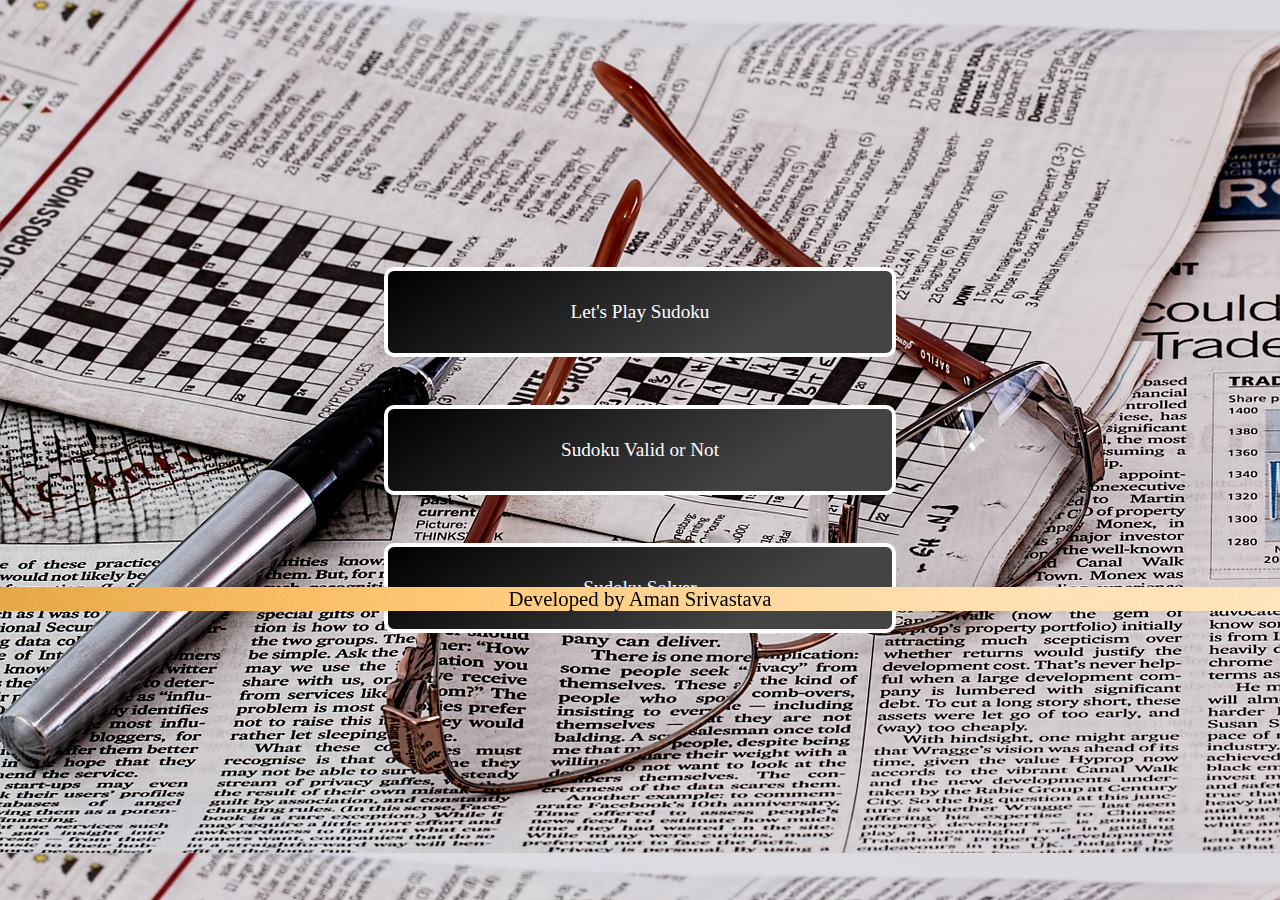
<file: index.html>
<!DOCTYPE html>
<html lang="en">
<head>
    <meta charset="UTF-8">
    <meta http-equiv="X-UA-Compatible" content="IE=edge">
    <meta name="viewport" content="width=device-width, initial-scale=1.0">
    <title>Sudoku</title>
    <link rel="stylesheet" href="./style.css">
</head>
<body>
    <div class="conatiner">
        <div class="opt-area">
            <div class="play-sudoku opt" >Let's Play Sudoku</div>
            <div class="valid-sudoku opt">Sudoku Valid or Not</div>
            <div class="solve-sudoku opt">Sudoku Solver</div>
            <a id="me" href="https://www.linkedin.com/in/aman5757/">Developed by Aman Srivastava</a>
        </div>
    </div>
    <script src="./script.js"></script>
</body>
</html>
</file>
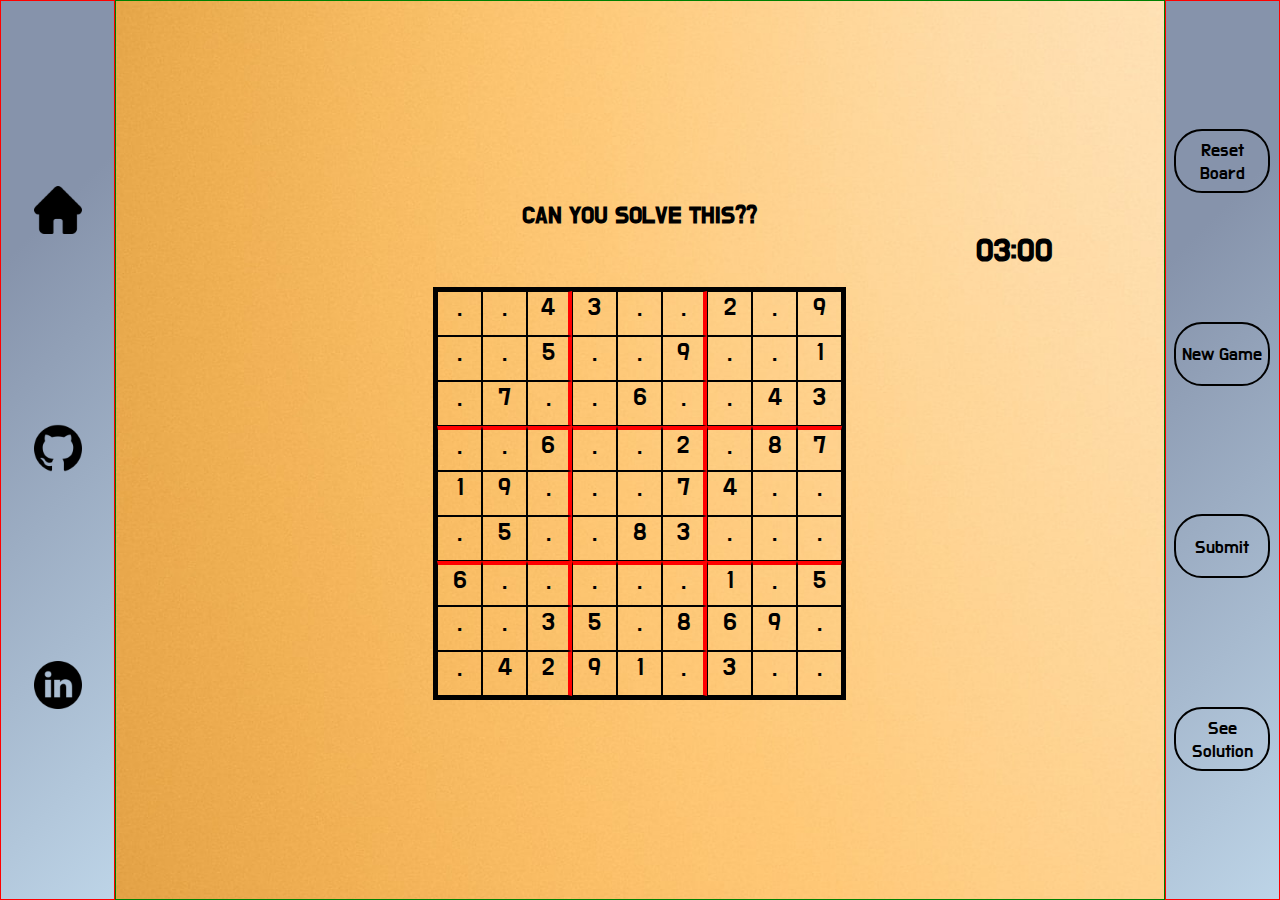
<file: play.html>
<!DOCTYPE html>
<html lang="en">
<head>
    <meta charset="UTF-8">
    <meta http-equiv="X-UA-Compatible" content="IE=edge">
    <meta name="viewport" content="width=device-width, initial-scale=1.0">
    <title>Sudoku Game</title>
    <link rel="stylesheet" href="./playcss.css">
    <link rel="preconnect" href="https://fonts.gstatic.com">
    <link href="https://fonts.googleapis.com/css2?family=Do+Hyeon&display=swap" rel="stylesheet">
</head>
<body>
    <div class="play-container">
        <div class="tools">
            <div class="options" id="home">
                <img src="./home.png" alt="">
            </div>
            <div class="options" id="github">
                <img src="./github.png" alt="">
            </div>
            <div class="options" id="linkedin">
                <img src="./linkedin.png" alt="">
            </div>
        </div>
        <div class="play-area">
            <h2>CAN YOU SOLVE THIS??</h2>
            <div class="timer">
                <h1>00:00</h1>
            </div>
            <div class="boxes">
                <div class="col">
                    <div class="cell" r="0" c="0" contentEditable='true'>.</div>
                    <div class="cell" r="1" c="0" contentEditable='true'>.</div>
                    <div class="cell" r="2" c="0" contentEditable='true'>.</div>
                    <div class="cell redBB" r="3" c="0" contentEditable='true'>.</div>
                    <div class="cell" r="4" c="0" contentEditable='true'>.</div>
                    <div class="cell" r="5" c="0" contentEditable='true'>.</div>
                    <div class="cell redBB" r="6" c="0" contentEditable='true'>.</div>
                    <div class="cell" r="7" c="0" contentEditable='true'>.</div>
                    <div class="cell" r="8" c="0" contentEditable='true'>.</div>
                </div>
                <div class="col">
                    <div class="cell" r="0" c="1" contentEditable='true'>.</div>
                    <div class="cell" r="1" c="1" contentEditable='true'>.</div>
                    <div class="cell" r="2" c="1" contentEditable='true'>.</div>
                    <div class="cell redBB" r="3" c="1" contentEditable='true'>.</div>
                    <div class="cell" r="4" c="1" contentEditable='true'>.</div>
                    <div class="cell" r="5" c="1" contentEditable='true'>.</div>
                    <div class="cell redBB" r="6" c="1" contentEditable='true'>.</div>
                    <div class="cell" r="7" c="1" contentEditable='true'>.</div>
                    <div class="cell" r="8" c="1" contentEditable='true'>.</div>
                </div>
                <div class="col">
                    <div class="cell redB" r="0" c="2" contentEditable='true'>.</div>
                    <div class="cell redB" r="1" c="2" contentEditable='true'>.</div>
                    <div class="cell redB" r="2" c="2" contentEditable='true'>.</div>
                    <div class="cell redB redBB" r="3" c="2" contentEditable='true'>.</div>
                    <div class="cell redB" r="4" c="2" contentEditable='true'>.</div>
                    <div class="cell redB" r="5" c="2" contentEditable='true'>.</div>
                    <div class="cell redB redBB" r="6" c="2" contentEditable='true'>.</div>
                    <div class="cell redB" r="7" c="2" contentEditable='true'>.</div>
                    <div class="cell redB" r="8" c="2" contentEditable='true'>.</div>
                </div>
                <div class="col">
                    <div class="cell" r="0" c="3" contentEditable='true'>.</div>
                    <div class="cell" r="1" c="3" contentEditable='true'>.</div>
                    <div class="cell" r="2" c="3" contentEditable='true'>.</div>
                    <div class="cell redBB" r="3" c="3" contentEditable='true'>.</div>
                    <div class="cell" r="4" c="3" contentEditable='true'>.</div>
                    <div class="cell" r="5" c="3" contentEditable='true'>.</div>
                    <div class="cell redBB" r="6" c="3" contentEditable='true'>.</div>
                    <div class="cell" r="7" c="3" contentEditable='true'>.</div>
                    <div class="cell" r="8" c="3" contentEditable='true'>.</div>
                </div>
                <div class="col">
                    <div class="cell" r="0" c="4" contentEditable='true'>.</div>
                    <div class="cell" r="1" c="4" contentEditable='true'>.</div>
                    <div class="cell" r="2" c="4" contentEditable='true'>.</div>
                    <div class="cell redBB" r="3" c="4" contentEditable='true'>.</div>
                    <div class="cell" r="4" c="4" contentEditable='true'>.</div>
                    <div class="cell" r="5" c="4" contentEditable='true'>.</div>
                    <div class="cell redBB" r="6" c="4" contentEditable='true'>.</div>
                    <div class="cell" r="7" c="4" contentEditable='true'>.</div>
                    <div class="cell" r="8" c="4" contentEditable='true'>.</div>
                </div>
                <div class="col">
                    <div class="cell redB" r="0" c="5" contentEditable='true'>.</div>
                    <div class="cell redB" r="1" c="5" contentEditable='true'>.</div>
                    <div class="cell redB" r="2" c="5" contentEditable='true'>.</div>
                    <div class="cell redBB redB" r="3" c="5" contentEditable='true'>.</div>
                    <div class="cell redB" r="4" c="5" contentEditable='true'>.</div>
                    <div class="cell redB" r="5" c="5" contentEditable='true'>.</div>
                    <div class="cell redB redBB" r="6" c="5" contentEditable='true'>.</div>
                    <div class="cell redB" r="7" c="5" contentEditable='true'>.</div>
                    <div class="cell redB" r="8" c="5" contentEditable='true'>.</div>
                </div>
                <div class="col">
                    <div class="cell" r="0" c="6" contentEditable='true'>.</div>
                    <div class="cell" r="1" c="6" contentEditable='true'>.</div>
                    <div class="cell" r="2" c="6" contentEditable='true'>.</div>
                    <div class="cell redBB" r="3" c="6" contentEditable='true'>.</div>
                    <div class="cell" r="4" c="6" contentEditable='true'>.</div>
                    <div class="cell" r="5" c="6" contentEditable='true'>.</div>
                    <div class="cell redBB" r="6" c="6" contentEditable='true'>.</div>
                    <div class="cell" r="7" c="6" contentEditable='true'>.</div>
                    <div class="cell" r="8" c="6" contentEditable='true'>.</div>
                </div>
                <div class="col">
                    <div class="cell" r="0" c="7" contentEditable='true'>.</div>
                    <div class="cell" r="1" c="7" contentEditable='true'>.</div>
                    <div class="cell" r="2" c="7" contentEditable='true'>.</div>
                    <div class="cell redBB" r="3" c="7" contentEditable='true'>.</div>
                    <div class="cell" r="4" c="7" contentEditable='true'>.</div>
                    <div class="cell" r="5" c="7" contentEditable='true'>.</div>
                    <div class="cell redBB" r="6" c="7" contentEditable='true'>.</div>
                    <div class="cell" r="7" c="7" contentEditable='true'>.</div>
                    <div class="cell" r="8" c="7" contentEditable='true'>.</div>
                </div>
                <div class="col">
                    <div class="cell" r="0" c="8" contentEditable='true'>.</div>
                    <div class="cell" r="1" c="8" contentEditable='true'>.</div>
                    <div class="cell" r="2" c="8" contentEditable='true'>.</div>
                    <div class="cell redBB" r="3" c="8" contentEditable='true'>.</div>
                    <div class="cell" r="4" c="8" contentEditable='true'>.</div>
                    <div class="cell" r="5" c="8" contentEditable='true'>.</div>
                    <div class="cell redBB" r="6" c="8" contentEditable='true'>.</div>
                    <div class="cell" r="7" c="8" contentEditable='true'>.</div>
                    <div class="cell" r="8" c="8" contentEditable='true'>.</div>
                </div>
            </div>
            <!-- <div class="cells-content"></div> -->
                
        </div>

        <div class="tools">
            <div class="options btns l-btn hide" id="reset-btn">
                Reset Board
            </div>
            <div class="options btns l-btn" id="reset-que">
                Reset Board
            </div>
            <div class="options btns l-btn" id="new-game">
                New Game
            </div>
            <div class="options btns l-btn hide" id="validate-btn">
                Check Validity
            </div>
            <div class="options btns l-btn" id="submit">
                Submit
            </div>
            <div class="options btns l-btn hide" id="solution">
                Get Solution
            </div>
            <div class="options btns l-btn" id="travel-sol">
                See Solution
            </div>
        </div>

    </div>
    <script src="nav.js"></script>
    <script src="./solver.js"></script>
    <script src="valid.js"></script>
    <script src="./playjs.js"></script>
    <script src="./timer.js"></script>

</body>
</html>
</file>
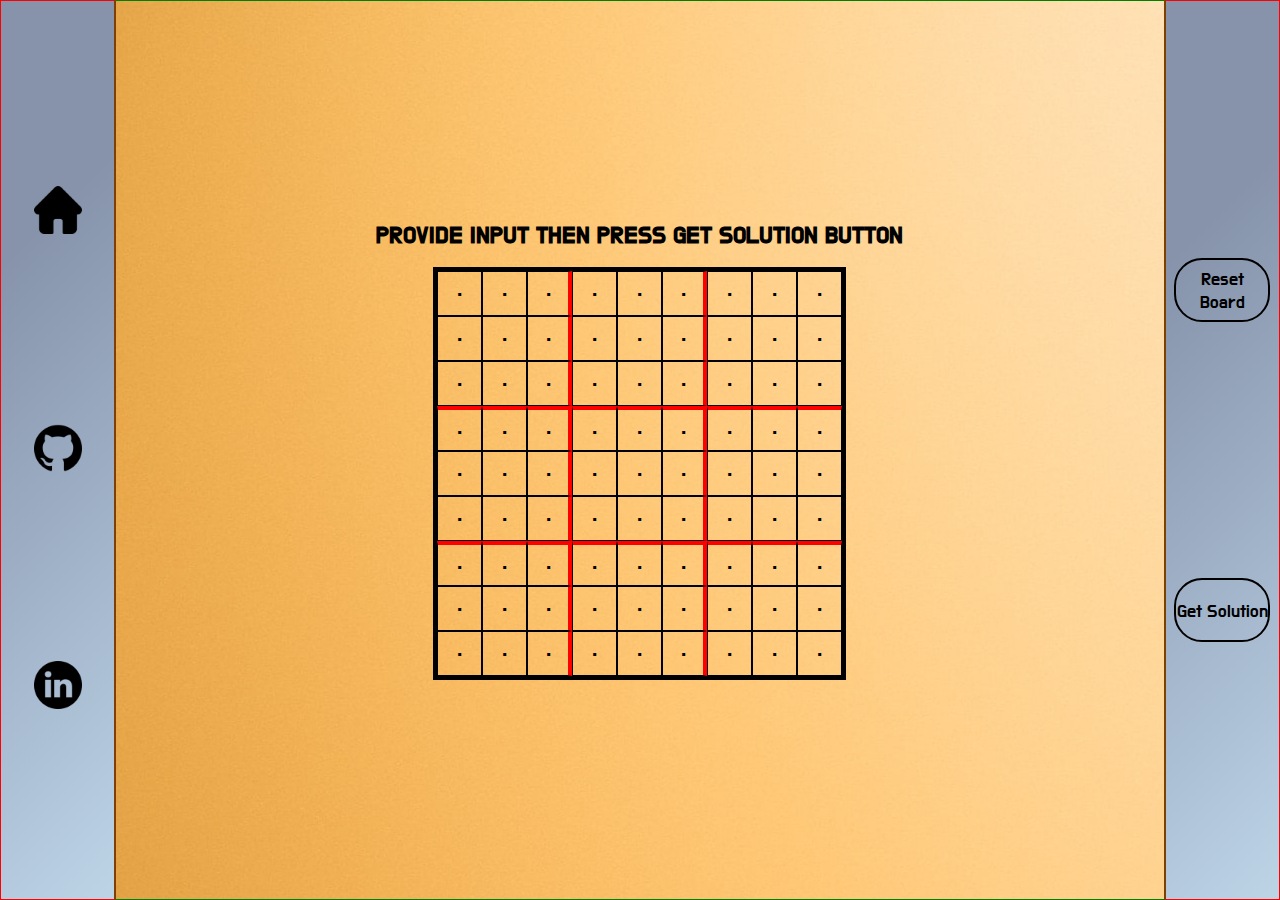
<file: solver.html>
<!DOCTYPE html>
<html lang="en">
<head>
    <meta charset="UTF-8">
    <meta http-equiv="X-UA-Compatible" content="IE=edge">
    <meta name="viewport" content="width=device-width, initial-scale=1.0">
    <title>Sudoku Solver</title>
    <link rel="stylesheet" href="./playcss.css">
    <link rel="preconnect" href="https://fonts.gstatic.com">
    <link href="https://fonts.googleapis.com/css2?family=Do+Hyeon&display=swap" rel="stylesheet">
</head>
<body>
    <div class="play-container">
        <div class="tools">
            <div class="options" id="home">
                <img src="./home.png" alt="">
            </div>
            <div class="options" id="github">
                <img src="./github.png" alt="">
            </div>
            <div class="options" id="linkedin">
                <img src="./linkedin.png" alt="">
            </div>
        </div>
        <div class="play-area">
            <h2>PROVIDE INPUT THEN PRESS GET SOLUTION BUTTON</h2>
            <div class="boxes">
                <div class="col">
                    <div class="cell" r="0" c="0" contentEditable='true'>.</div>
                    <div class="cell" r="1" c="0" contentEditable='true'>.</div>
                    <div class="cell" r="2" c="0" contentEditable='true'>.</div>
                    <div class="cell redBB" r="3" c="0" contentEditable='true'>.</div>
                    <div class="cell" r="4" c="0" contentEditable='true'>.</div>
                    <div class="cell" r="5" c="0" contentEditable='true'>.</div>
                    <div class="cell redBB" r="6" c="0" contentEditable='true'>.</div>
                    <div class="cell" r="7" c="0" contentEditable='true'>.</div>
                    <div class="cell" r="8" c="0" contentEditable='true'>.</div>
                </div>
                <div class="col">
                    <div class="cell" r="0" c="1" contentEditable='true'>.</div>
                    <div class="cell" r="1" c="1" contentEditable='true'>.</div>
                    <div class="cell" r="2" c="1" contentEditable='true'>.</div>
                    <div class="cell redBB" r="3" c="1" contentEditable='true'>.</div>
                    <div class="cell" r="4" c="1" contentEditable='true'>.</div>
                    <div class="cell" r="5" c="1" contentEditable='true'>.</div>
                    <div class="cell redBB" r="6" c="1" contentEditable='true'>.</div>
                    <div class="cell" r="7" c="1" contentEditable='true'>.</div>
                    <div class="cell" r="8" c="1" contentEditable='true'>.</div>
                </div>
                <div class="col">
                    <div class="cell redB" r="0" c="2" contentEditable='true'>.</div>
                    <div class="cell redB" r="1" c="2" contentEditable='true'>.</div>
                    <div class="cell redB" r="2" c="2" contentEditable='true'>.</div>
                    <div class="cell redB redBB" r="3" c="2" contentEditable='true'>.</div>
                    <div class="cell redB" r="4" c="2" contentEditable='true'>.</div>
                    <div class="cell redB" r="5" c="2" contentEditable='true'>.</div>
                    <div class="cell redB redBB" r="6" c="2" contentEditable='true'>.</div>
                    <div class="cell redB" r="7" c="2" contentEditable='true'>.</div>
                    <div class="cell redB" r="8" c="2" contentEditable='true'>.</div>
                </div>
                <div class="col">
                    <div class="cell" r="0" c="3" contentEditable='true'>.</div>
                    <div class="cell" r="1" c="3" contentEditable='true'>.</div>
                    <div class="cell" r="2" c="3" contentEditable='true'>.</div>
                    <div class="cell redBB" r="3" c="3" contentEditable='true'>.</div>
                    <div class="cell" r="4" c="3" contentEditable='true'>.</div>
                    <div class="cell" r="5" c="3" contentEditable='true'>.</div>
                    <div class="cell redBB" r="6" c="3" contentEditable='true'>.</div>
                    <div class="cell" r="7" c="3" contentEditable='true'>.</div>
                    <div class="cell" r="8" c="3" contentEditable='true'>.</div>
                </div>
                <div class="col">
                    <div class="cell" r="0" c="4" contentEditable='true'>.</div>
                    <div class="cell" r="1" c="4" contentEditable='true'>.</div>
                    <div class="cell" r="2" c="4" contentEditable='true'>.</div>
                    <div class="cell redBB" r="3" c="4" contentEditable='true'>.</div>
                    <div class="cell" r="4" c="4" contentEditable='true'>.</div>
                    <div class="cell" r="5" c="4" contentEditable='true'>.</div>
                    <div class="cell redBB" r="6" c="4" contentEditable='true'>.</div>
                    <div class="cell" r="7" c="4" contentEditable='true'>.</div>
                    <div class="cell" r="8" c="4" contentEditable='true'>.</div>
                </div>
                <div class="col">
                    <div class="cell redB" r="0" c="5" contentEditable='true'>.</div>
                    <div class="cell redB" r="1" c="5" contentEditable='true'>.</div>
                    <div class="cell redB" r="2" c="5" contentEditable='true'>.</div>
                    <div class="cell redBB redB" r="3" c="5" contentEditable='true'>.</div>
                    <div class="cell redB" r="4" c="5" contentEditable='true'>.</div>
                    <div class="cell redB" r="5" c="5" contentEditable='true'>.</div>
                    <div class="cell redB redBB" r="6" c="5" contentEditable='true'>.</div>
                    <div class="cell redB" r="7" c="5" contentEditable='true'>.</div>
                    <div class="cell redB" r="8" c="5" contentEditable='true'>.</div>
                </div>
                <div class="col">
                    <div class="cell" r="0" c="6" contentEditable='true'>.</div>
                    <div class="cell" r="1" c="6" contentEditable='true'>.</div>
                    <div class="cell" r="2" c="6" contentEditable='true'>.</div>
                    <div class="cell redBB" r="3" c="6" contentEditable='true'>.</div>
                    <div class="cell" r="4" c="6" contentEditable='true'>.</div>
                    <div class="cell" r="5" c="6" contentEditable='true'>.</div>
                    <div class="cell redBB" r="6" c="6" contentEditable='true'>.</div>
                    <div class="cell" r="7" c="6" contentEditable='true'>.</div>
                    <div class="cell" r="8" c="6" contentEditable='true'>.</div>
                </div>
                <div class="col">
                    <div class="cell" r="0" c="7" contentEditable='true'>.</div>
                    <div class="cell" r="1" c="7" contentEditable='true'>.</div>
                    <div class="cell" r="2" c="7" contentEditable='true'>.</div>
                    <div class="cell redBB" r="3" c="7" contentEditable='true'>.</div>
                    <div class="cell" r="4" c="7" contentEditable='true'>.</div>
                    <div class="cell" r="5" c="7" contentEditable='true'>.</div>
                    <div class="cell redBB" r="6" c="7" contentEditable='true'>.</div>
                    <div class="cell" r="7" c="7" contentEditable='true'>.</div>
                    <div class="cell" r="8" c="7" contentEditable='true'>.</div>
                </div>
                <div class="col">
                    <div class="cell" r="0" c="8" contentEditable='true'>.</div>
                    <div class="cell" r="1" c="8" contentEditable='true'>.</div>
                    <div class="cell" r="2" c="8" contentEditable='true'>.</div>
                    <div class="cell redBB" r="3" c="8" contentEditable='true'>.</div>
                    <div class="cell" r="4" c="8" contentEditable='true'>.</div>
                    <div class="cell" r="5" c="8" contentEditable='true'>.</div>
                    <div class="cell redBB" r="6" c="8" contentEditable='true'>.</div>
                    <div class="cell" r="7" c="8" contentEditable='true'>.</div>
                    <div class="cell" r="8" c="8" contentEditable='true'>.</div>
                </div>
            </div>
            <!-- <div class="cells-content"></div> -->
                
        </div>

        <div class="tools">
            <div class="options btns l-btn" id="reset-btn">
                Reset Board
            </div>
            <div class="options btns l-btn hide" id="validate-btn">
                Check Validity
            </div>
            <div class="options btns l-btn" id="solution">
                Get Solution
            </div>
            <div class="options btns l-btn hide" id="reset-que">
                Reset Board
            </div>
            <div class="options btns l-btn hide" id="travel-sol">
                See Solution
            </div>
            <div class="options btns l-btn hide" id="submit">
                Submit
            </div>
            <div class="options btns l-btn hide" id="new-game">
                New Game
            </div>
        </div>

    </div>
    <script src="nav.js"></script>
    <script src="valid.js"></script>
    <script src="solver.js"></script>
    <!-- <script src="./playjs.js"></script> -->

</body>
</html>
</file>
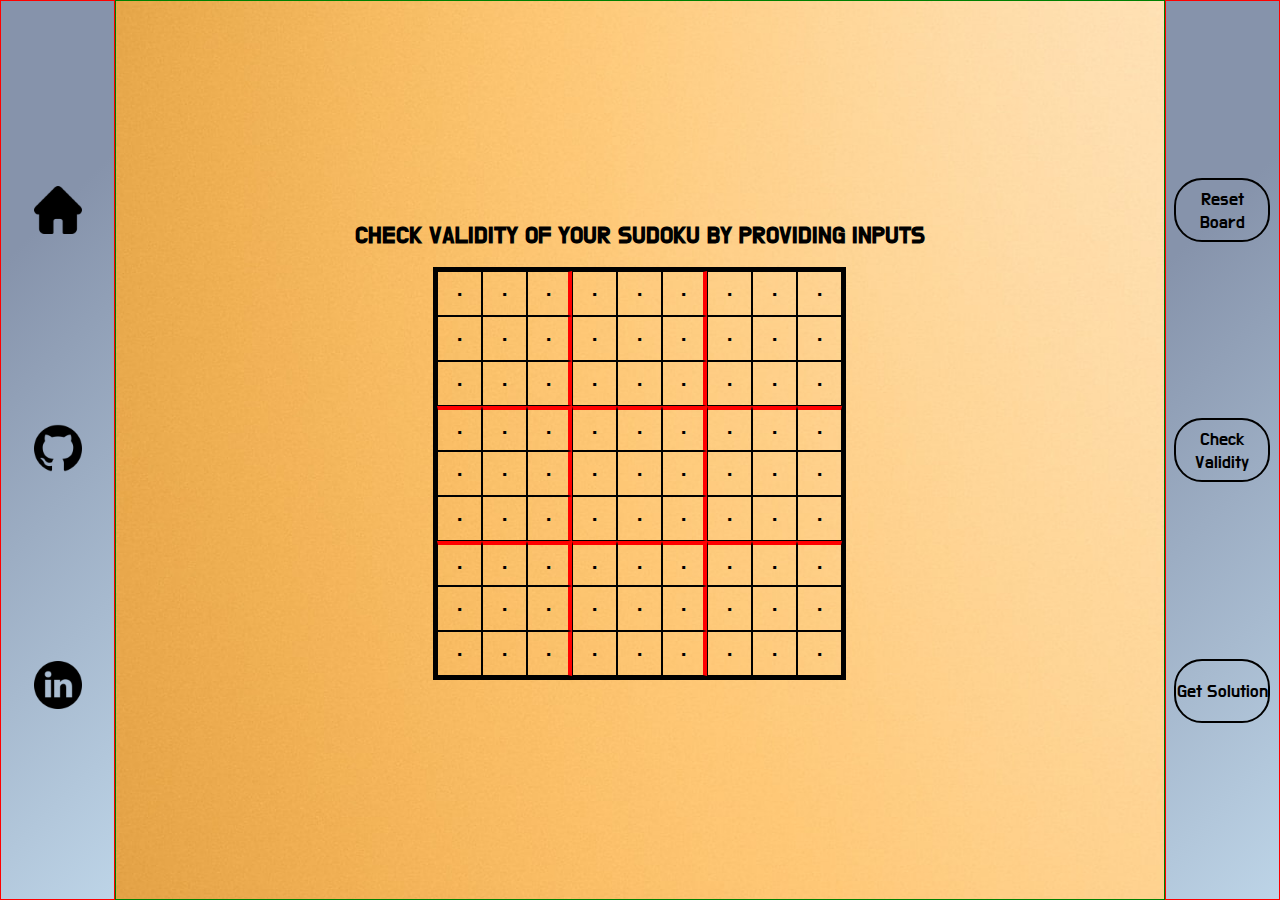
<file: valid.html>
<!DOCTYPE html>
<html lang="en">
<head>
    <meta charset="UTF-8">
    <meta http-equiv="X-UA-Compatible" content="IE=edge">
    <meta name="viewport" content="width=device-width, initial-scale=1.0">
    <title>Valid Sudoku</title>
    <link rel="stylesheet" href="./playcss.css">
    <link rel="preconnect" href="https://fonts.gstatic.com">
    <link href="https://fonts.googleapis.com/css2?family=Do+Hyeon&display=swap" rel="stylesheet">
</head>
<body>
    <div class="play-container">
        <div class="tools">
            <div class="options" id="home">
                <img src="./home.png" alt="">
            </div>
            <div class="options" id="github">
                <img src="./github.png" alt="">
            </div>
            <div class="options" id="linkedin">
                <img src="./linkedin.png" alt="">
            </div>
        </div>
        <div class="play-area">
            <h2>CHECK VALIDITY OF YOUR SUDOKU BY PROVIDING INPUTS</h2>
            <div class="boxes">
                <div class="col">
                    <div class="cell" r="0" c="0" contentEditable='true'>.</div>
                    <div class="cell" r="1" c="0" contentEditable='true'>.</div>
                    <div class="cell" r="2" c="0" contentEditable='true'>.</div>
                    <div class="cell redBB" r="3" c="0" contentEditable='true'>.</div>
                    <div class="cell" r="4" c="0" contentEditable='true'>.</div>
                    <div class="cell" r="5" c="0" contentEditable='true'>.</div>
                    <div class="cell redBB" r="6" c="0" contentEditable='true'>.</div>
                    <div class="cell" r="7" c="0" contentEditable='true'>.</div>
                    <div class="cell" r="8" c="0" contentEditable='true'>.</div>
                </div>
                <div class="col">
                    <div class="cell" r="0" c="1" contentEditable='true'>.</div>
                    <div class="cell" r="1" c="1" contentEditable='true'>.</div>
                    <div class="cell" r="2" c="1" contentEditable='true'>.</div>
                    <div class="cell redBB" r="3" c="1" contentEditable='true'>.</div>
                    <div class="cell" r="4" c="1" contentEditable='true'>.</div>
                    <div class="cell" r="5" c="1" contentEditable='true'>.</div>
                    <div class="cell redBB" r="6" c="1" contentEditable='true'>.</div>
                    <div class="cell" r="7" c="1" contentEditable='true'>.</div>
                    <div class="cell" r="8" c="1" contentEditable='true'>.</div>
                </div>
                <div class="col">
                    <div class="cell redB" r="0" c="2" contentEditable='true'>.</div>
                    <div class="cell redB" r="1" c="2" contentEditable='true'>.</div>
                    <div class="cell redB" r="2" c="2" contentEditable='true'>.</div>
                    <div class="cell redB redBB" r="3" c="2" contentEditable='true'>.</div>
                    <div class="cell redB" r="4" c="2" contentEditable='true'>.</div>
                    <div class="cell redB" r="5" c="2" contentEditable='true'>.</div>
                    <div class="cell redB redBB" r="6" c="2" contentEditable='true'>.</div>
                    <div class="cell redB" r="7" c="2" contentEditable='true'>.</div>
                    <div class="cell redB" r="8" c="2" contentEditable='true'>.</div>
                </div>
                <div class="col">
                    <div class="cell" r="0" c="3" contentEditable='true'>.</div>
                    <div class="cell" r="1" c="3" contentEditable='true'>.</div>
                    <div class="cell" r="2" c="3" contentEditable='true'>.</div>
                    <div class="cell redBB" r="3" c="3" contentEditable='true'>.</div>
                    <div class="cell" r="4" c="3" contentEditable='true'>.</div>
                    <div class="cell" r="5" c="3" contentEditable='true'>.</div>
                    <div class="cell redBB" r="6" c="3" contentEditable='true'>.</div>
                    <div class="cell" r="7" c="3" contentEditable='true'>.</div>
                    <div class="cell" r="8" c="3" contentEditable='true'>.</div>
                </div>
                <div class="col">
                    <div class="cell" r="0" c="4" contentEditable='true'>.</div>
                    <div class="cell" r="1" c="4" contentEditable='true'>.</div>
                    <div class="cell" r="2" c="4" contentEditable='true'>.</div>
                    <div class="cell redBB" r="3" c="4" contentEditable='true'>.</div>
                    <div class="cell" r="4" c="4" contentEditable='true'>.</div>
                    <div class="cell" r="5" c="4" contentEditable='true'>.</div>
                    <div class="cell redBB" r="6" c="4" contentEditable='true'>.</div>
                    <div class="cell" r="7" c="4" contentEditable='true'>.</div>
                    <div class="cell" r="8" c="4" contentEditable='true'>.</div>
                </div>
                <div class="col">
                    <div class="cell redB" r="0" c="5" contentEditable='true'>.</div>
                    <div class="cell redB" r="1" c="5" contentEditable='true'>.</div>
                    <div class="cell redB" r="2" c="5" contentEditable='true'>.</div>
                    <div class="cell redBB redB" r="3" c="5" contentEditable='true'>.</div>
                    <div class="cell redB" r="4" c="5" contentEditable='true'>.</div>
                    <div class="cell redB" r="5" c="5" contentEditable='true'>.</div>
                    <div class="cell redB redBB" r="6" c="5" contentEditable='true'>.</div>
                    <div class="cell redB" r="7" c="5" contentEditable='true'>.</div>
                    <div class="cell redB" r="8" c="5" contentEditable='true'>.</div>
                </div>
                <div class="col">
                    <div class="cell" r="0" c="6" contentEditable='true'>.</div>
                    <div class="cell" r="1" c="6" contentEditable='true'>.</div>
                    <div class="cell" r="2" c="6" contentEditable='true'>.</div>
                    <div class="cell redBB" r="3" c="6" contentEditable='true'>.</div>
                    <div class="cell" r="4" c="6" contentEditable='true'>.</div>
                    <div class="cell" r="5" c="6" contentEditable='true'>.</div>
                    <div class="cell redBB" r="6" c="6" contentEditable='true'>.</div>
                    <div class="cell" r="7" c="6" contentEditable='true'>.</div>
                    <div class="cell" r="8" c="6" contentEditable='true'>.</div>
                </div>
                <div class="col">
                    <div class="cell" r="0" c="7" contentEditable='true'>.</div>
                    <div class="cell" r="1" c="7" contentEditable='true'>.</div>
                    <div class="cell" r="2" c="7" contentEditable='true'>.</div>
                    <div class="cell redBB" r="3" c="7" contentEditable='true'>.</div>
                    <div class="cell" r="4" c="7" contentEditable='true'>.</div>
                    <div class="cell" r="5" c="7" contentEditable='true'>.</div>
                    <div class="cell redBB" r="6" c="7" contentEditable='true'>.</div>
                    <div class="cell" r="7" c="7" contentEditable='true'>.</div>
                    <div class="cell" r="8" c="7" contentEditable='true'>.</div>
                </div>
                <div class="col">
                    <div class="cell" r="0" c="8" contentEditable='true'>.</div>
                    <div class="cell" r="1" c="8" contentEditable='true'>.</div>
                    <div class="cell" r="2" c="8" contentEditable='true'>.</div>
                    <div class="cell redBB" r="3" c="8" contentEditable='true'>.</div>
                    <div class="cell" r="4" c="8" contentEditable='true'>.</div>
                    <div class="cell" r="5" c="8" contentEditable='true'>.</div>
                    <div class="cell redBB" r="6" c="8" contentEditable='true'>.</div>
                    <div class="cell" r="7" c="8" contentEditable='true'>.</div>
                    <div class="cell" r="8" c="8" contentEditable='true'>.</div>
                </div>
            </div>
            <!-- <div class="cells-content"></div> -->
                
        </div>

        <div class="tools">
            <div class="options btns l-btn" id="reset-btn">
                Reset Board
            </div>
            <div class="options btns l-btn" id="validate-btn">
                Check Validity
            </div>
            <div class="options btns l-btn" id="solution">
                Get Solution
            </div>
            <div class="options btns l-btn hide" id="reset-que">
                Reset Board
            </div>
            <div class="options btns l-btn hide" id="travel-sol">
                See Solution
            </div>
            <div class="options btns l-btn hide" id="new-game">
                New Game
            </div>
        </div>

    </div>
    <script src="nav.js"></script>
    <script src="./solver.js"></script>
    <script src="valid.js"></script>
    <!-- <script src="./playjs.js"></script> -->

</body>
</html>
</file>
<file: style.css>
*{
    box-sizing: border-box;
    padding: 0;
    margin: 0;
    
    
}
body{
    
    
}
.container{
    
    display: flex;
    justify-content: center;
    align-items: center;
}
.opt-area{
    color: white;
    display: flex;
    min-height: 100vh;
    width: 100%;
    flex-direction: column;
    justify-content: center;
    align-items: center;
    /* background-color: #7ed6df; */
    /* background-image: linear-gradient(315deg, #7ed6df 0%, #000000 74%); */
    /* background: red; */
    background-image: url("./newspaper-412452_1280.jpg"); 
}
.opt{
    font-size: larger;
    border: 4px solid white;
    width: 40%;
    margin: 1.5rem;
    height: 10vh;
    display: flex;
    justify-content: center;
    align-items: center;
    border-radius: 10px;
    cursor: pointer;
    background-color: #000000;
    background-image: linear-gradient(147deg, #000000 0%, #434343 74%);
}


#me{
    position: fixed;
    top: 587px;
    padding-bottom: 0;
    background-image: url("./jc-gellidon-0jSZu_eTjXg-unsplash.jpg"); 
    display: flex;
    text-align: center;
    justify-content: center;
    width: 100%;
    color: black;
    font-size: 1.3rem;
    text-decoration: none;
}
</file>
<file: playcss.css>
*{
    font-family: 'Do Hyeon', sans-serif;
    box-sizing: border-box;
    padding: 0;
    margin: 0; 
}
.play-container{
    display: flex;
    height: 100vh;
}
.tools{
    border: 1px solid red;
    min-width: 9%;
    display: flex;
    flex-direction: column;
    align-items: center;
    justify-content: space-evenly;
    background-color: #bdd4e7;
    background-image: linear-gradient(315deg, #bdd4e7 0%, #8693ab 74%);

}
.play-area{
    border: 1px solid green;
    width: 82%;
    display: flex;
    justify-content: center;
    align-items: center;
    flex-direction: column ;
    /* margin: 8px;    can be removed */
    background-image: url("./jc-gellidon-0jSZu_eTjXg-unsplash.jpg"); 
    
}
table{
    margin-top: 15px;
}
.options{
    cursor: pointer;
}
.options img{
    height: 3rem;
}
.btns{
    border: 2px solid black;
    height: 2rem;
    width: 6rem;
    border-radius: 28px;
    text-align: center;
    padding-top: 4px;
    font-size: 18px;
    display: flex;
    align-items: center;
    justify-content: center;
}


/* expt */


.cell
{
    width:45px;
    height: 45px;
    border: 1px solid black;
    display: flex;
    overflow: auto;
    outline: none;
    justify-content: center;
    text-align: center;
    font-size: 25px;
}
.boxes{
    display: flex;
    margin-top: 1rem;
    border: 4px solid black;

}
.boxes input{
    width: 44px;
    border: none;
}

.brdright{
    border-right: 30px solid red;
}

/* expt on real sudoku */

.cells{
    display: flex;
    width: 400px;
    border: 4px solid purple;
}
.l-btn{
    height: 4rem;
}
.hide{
    display: none;
}

.blue{
    background: lightskyblue;
}

.redB{
    border-right: 4px solid red;
}
.redBB{
    border-top: 4px solid red;
}



/* timer */
.timer{
    margin-left: 750px;
}
</file>
